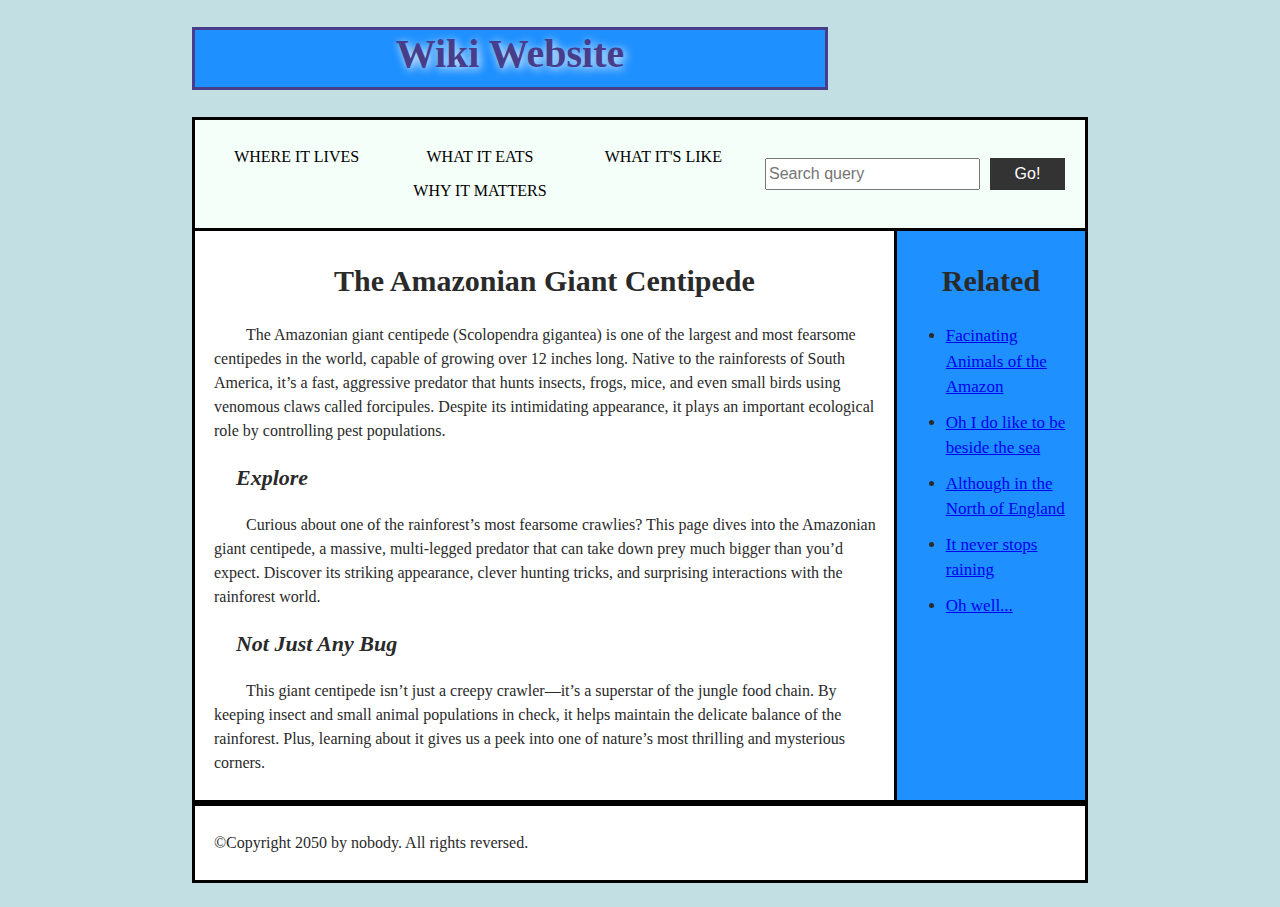
<file: index.html>
<!DOCTYPE html>
<html>

<head>
  <meta charset="utf-8">

  <title>My page title</title>
  <link rel="stylesheet" href="css/style.css">

  <!-- the below three lines are a fix to get HTML5 semantic elements working in old versions of Internet Explorer-->
  <!--[if lt IE 9]>
      <script src="https://cdnjs.cloudflare.com/ajax/libs/html5shiv/3.7.3/html5shiv.js"></script>
    <![endif]-->
</head>

<body>
  <!-- Here is our main header that is used across all the pages of our website -->
  <header>
    <h1>Wiki Website</h1>
  </header>

  <nav>
    <ul>
      <li><a id="specialid" href="#">Where it lives</a></li>
      <li><a href="#">What it eats</a></li>
      <li><a href="#">What it's like</a></li>
      <li><a href="#">Why it matters</a></li>
    </ul>

    <!-- A Search form is another common non-linear way to navigate through a website. -->

    <form>
      <input type="search" name="q" placeholder="Search query">
      <input type="submit" value="Go!">
    </form>
  </nav>

  <!-- Here is our page's main content -->
  <main>

    <!-- It contains an article -->
    <article>
      <h2>The Amazonian Giant Centipede</h2>

      <p>The Amazonian giant centipede (Scolopendra gigantea) is one of the largest and most fearsome centipedes in the world, capable of 
        growing over 12 inches long. Native to the rainforests of South America, it’s a fast, aggressive predator that hunts insects, frogs, mice,
         and even small birds using venomous claws called forcipules. Despite its intimidating appearance, it plays an important ecological role by 
         controlling pest populations.
      </p>

      <h3>Explore</h3>

      <p>Curious about one of the rainforest’s most fearsome crawlies? This page dives into the Amazonian giant centipede, a massive, 
        multi-legged predator that can take down prey much bigger than you’d expect. Discover its striking appearance, clever hunting tricks, and surprising interactions with the rainforest world.</p>

      <h3>Not Just Any Bug</h3>

      <p>This giant centipede isn’t just a creepy crawler—it’s a superstar of the jungle food chain. By keeping insect and small animal populations in check, it helps maintain the 
        delicate balance of the rainforest. Plus, learning about it gives us a peek into one of nature’s most thrilling and mysterious corners.</p>
    </article>

    <!-- the aside content can also be nested within the main content -->
    <aside>
      <h2>Related</h2>

      <ul>
        <li><a href="https://amazonforest.seesaa.net/article/Amazonian-Giant-Centipede-%28Scolopendra-gigantea%29.html">Facinating Animals of the Amazon</a></li>
        <li><a href="#">Oh I do like to be beside the sea</a></li>
        <li><a href="#">Although in the North of England</a></li>
        <li><a href="#">It never stops raining</a></li>
        <li><a href="#">Oh well...</a></li>
      </ul>
    </aside>

  </main>

  <!-- And here is our main footer that is used across all the pages of our website -->

  <footer>
    <p>©Copyright 2050 by nobody. All rights reversed.</p>
  </footer>

<!-- Code injected by live-server -->
<script>
	// <![CDATA[  <-- For SVG support
	if ('WebSocket' in window) {
		(function () {
			function refreshCSS() {
				var sheets = [].slice.call(document.getElementsByTagName("link"));
				var head = document.getElementsByTagName("head")[0];
				for (var i = 0; i < sheets.length; ++i) {
					var elem = sheets[i];
					var parent = elem.parentElement || head;
					parent.removeChild(elem);
					var rel = elem.rel;
					if (elem.href && typeof rel != "string" || rel.length == 0 || rel.toLowerCase() == "stylesheet") {
						var url = elem.href.replace(/(&|\?)_cacheOverride=\d+/, '');
						elem.href = url + (url.indexOf('?') >= 0 ? '&' : '?') + '_cacheOverride=' + (new Date().valueOf());
					}
					parent.appendChild(elem);
				}
			}
			var protocol = window.location.protocol === 'http:' ? 'ws://' : 'wss://';
			var address = protocol + window.location.host + window.location.pathname + '/ws';
			var socket = new WebSocket(address);
			socket.onmessage = function (msg) {
				if (msg.data == 'reload') window.location.reload();
				else if (msg.data == 'refreshcss') refreshCSS();
			};
			if (sessionStorage && !sessionStorage.getItem('IsThisFirstTime_Log_From_LiveServer')) {
				console.log('Live reload enabled.');
				sessionStorage.setItem('IsThisFirstTime_Log_From_LiveServer', true);
			}
		})();
	}
	else {
		console.error('Upgrade your browser. This Browser is NOT supported WebSocket for Live-Reloading.');
	}
	// ]]>
</script>
</body>

</html>
</file>
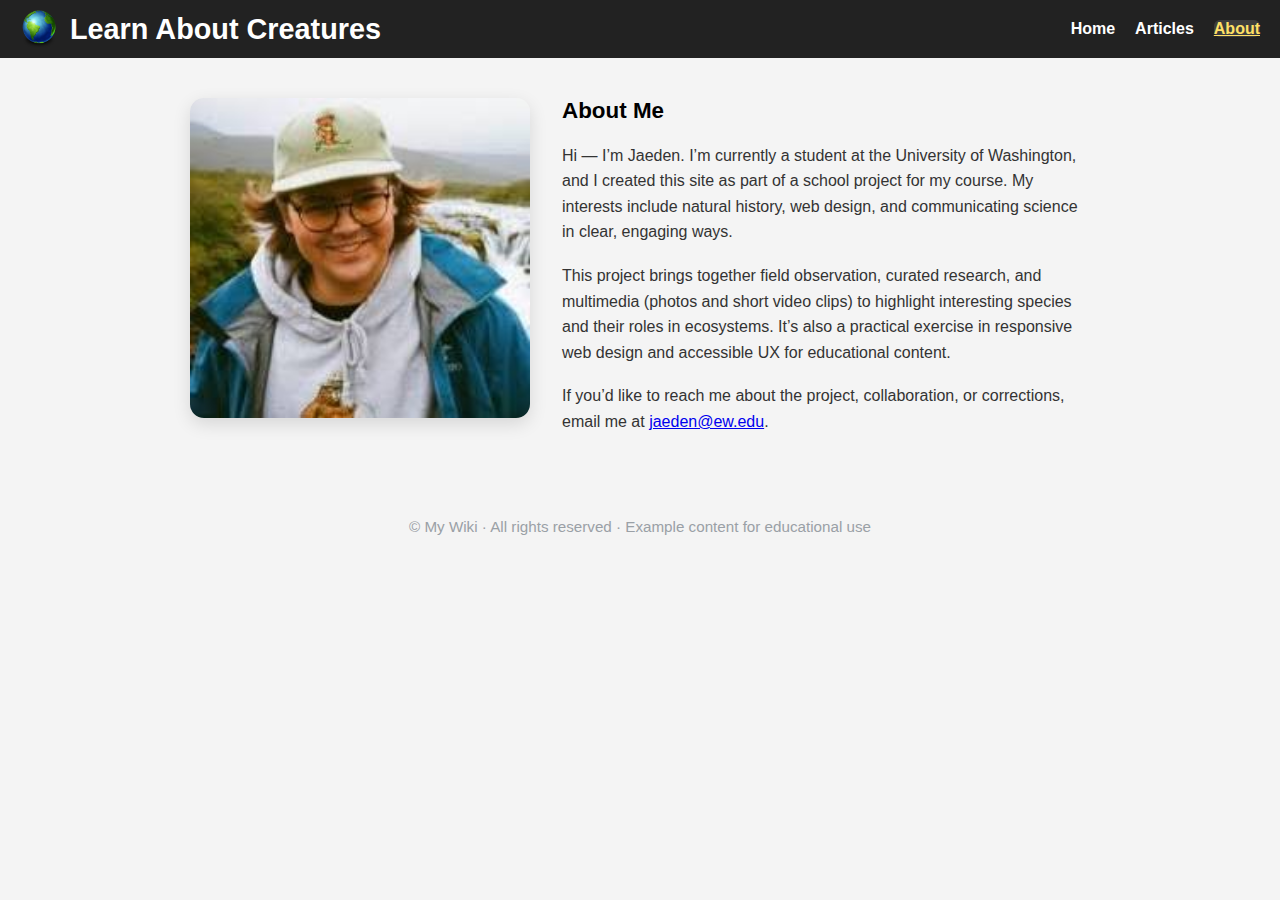
<file: about.html>
<!DOCTYPE html>
<html lang="en">
<head>
  <meta charset="UTF-8" />
  <meta name="viewport" content="width=device-width, initial-scale=1.0" />
  <title>About Me - My Wiki</title>
  <link rel="stylesheet" href="css/style2.css" />
</head>
<body>
  <header>
    <div class="title-with-icon">
      <img src="resources/Earth-Icon-PNG.png" alt="World icon" class="title-icon" />
      <h1 class="title">Learn About Creatures</h1>
    </div>
    <nav class="navbar">
      <button class="menu-icon" id="menu-icon" aria-expanded="false" aria-controls="nav-links" aria-label="Toggle navigation">
        <span class="hamburger" aria-hidden="true">&#9776;</span>
      </button>
      <ul class="nav-links" id="nav-links" role="menu">
        <li><a href="index2.html">Home</a></li>
        <li><a href="articles.html">Articles</a></li>
        <li><a href="#" class="active">About</a></li>
      </ul>
    </nav>
  </header>

  <main>
    <section class="about-section">
      <img src="resources/jaeden_headshot.jpeg" alt="Portrait of the author" class="about-image" />
      
          <div class="about-content">
            <h2>About Me</h2>
            <p>
              Hi — I’m Jaeden. I’m currently a student at the University of Washington, and I created this site as part of a school project for my course. My interests include natural history, web design, and communicating science in clear, engaging ways.
            </p>
            <p>
              This project brings together field observation, curated research, and multimedia (photos and short video clips) to highlight interesting species and their roles in ecosystems. It’s also a practical exercise in responsive web design and accessible UX for educational content.
            </p>
            <p>
              If you’d like to reach me about the project, collaboration, or corrections, email me at <a href="mailto:jaeden@uw.edu">jaeden@ew.edu</a>.
            </p>
          </div>
    </section>
  </main>

  <footer class="site-footer">
    <div class="footer-inner">
      <p>© <span id="footer-year"></span> My Wiki · All rights reserved · Example content for educational use</p>
    </div>
  </footer>

  <script src="js/script.js"></script>
</body>
</html>
</file>
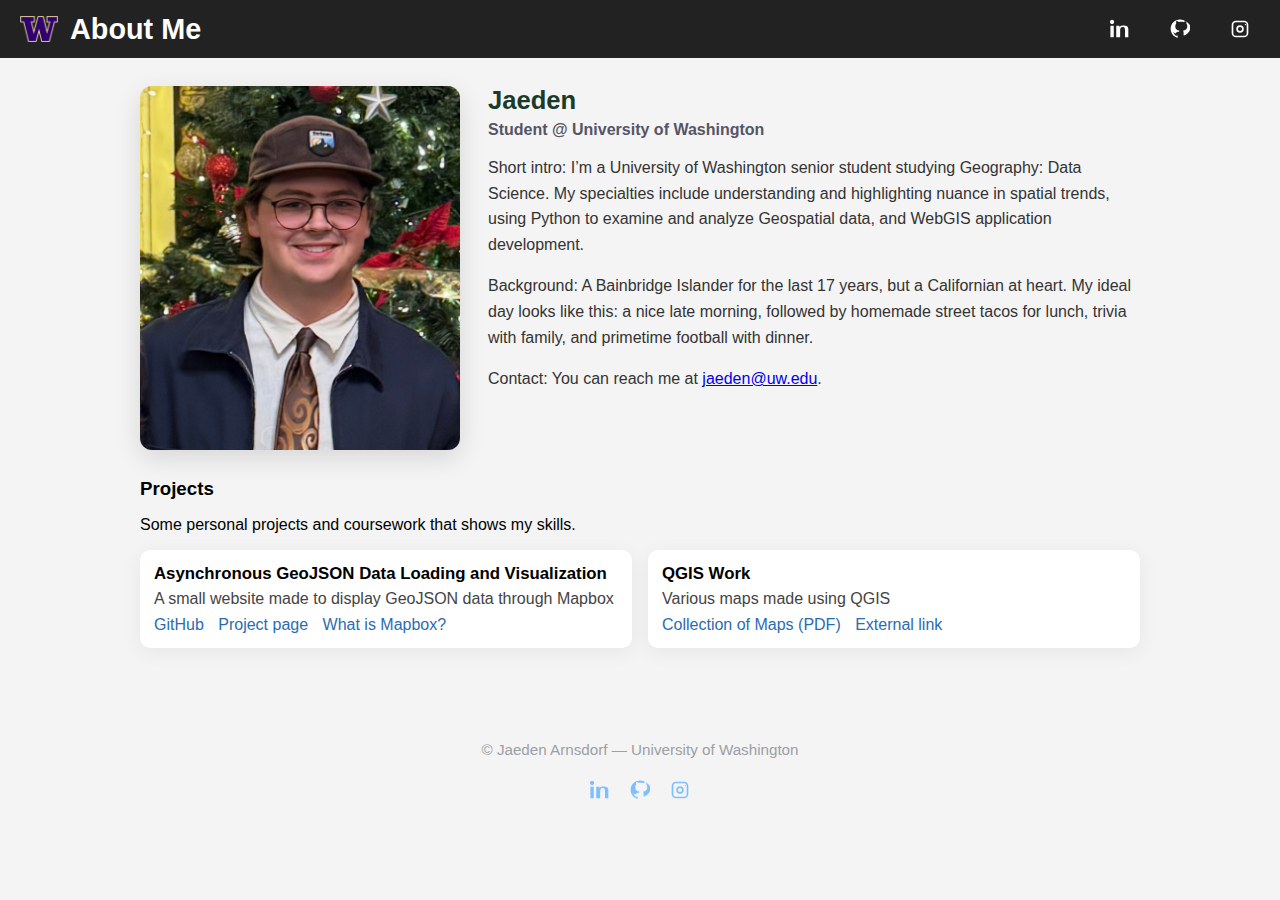
<file: about_me.html>
<!DOCTYPE html>
<html lang="en">
<head>
  <meta charset="utf-8" />
  <meta name="viewport" content="width=device-width,initial-scale=1" />
  <title>Get to know me!</title>
  <link rel="stylesheet" href="css/style2.css" />
</head>
<body>
  <header>
    <div class="title-with-icon">
      <img src="resources/W_logo.svg.png" alt="World icon" class="title-icon" />
      <h1 class="title">About Me</h1>
    </div>
    <nav class="navbar">
      <button class="menu-icon" id="menu-icon" aria-expanded="false" aria-controls="nav-links" aria-label="Toggle navigation">
        <span class="hamburger" aria-hidden="true">&#9776;</span>
      </button>
      <ul class="nav-links" id="nav-links" role="menu">
        <!-- Social links for standalone site -->
        <li>
          <a href="https://www.linkedin.com/in/jaeden-arnsdorf" target="_blank" rel="noopener" aria-label="LinkedIn" class="social-link">
            <!-- LinkedIn SVG (uses currentColor) -->
            <svg class="social-icon" viewBox="0 0 24 24" xmlns="http://www.w3.org/2000/svg" aria-hidden="true">
              <path d="M4.98 3.5C4.98 4.88 3.86 6 2.48 6S0 4.88 0 3.5 1.12 1 2.5 1s2.48 1.12 2.48 2.5zM.5 8h4v14h-4V8zm7 0h3.8v1.92h.05c.53-.99 1.84-2.03 3.79-2.03C20.9 7.89 22 9.56 22 12.6V22h-4v-8.1c0-1.94-.03-4.44-2.7-4.44-2.7 0-3.11 2.1-3.11 4.3V22H7.5V8z"/>
            </svg>
          </a>
        </li>
        <li>
          <a href="https://github.com/jaedencca" target="_blank" rel="noopener" aria-label="GitHub" class="social-link">
            <!-- GitHub SVG -->
            <svg class="social-icon" viewBox="0 0 24 24" xmlns="http://www.w3.org/2000/svg" aria-hidden="true">
              <path d="M12 .5C5.73.5.75 5.48.75 11.75c0 4.98 3.23 9.2 7.72 10.68.56.1.77-.24.77-.54 0-.27-.01-1-.02-1.96-3.14.68-3.8-1.51-3.8-1.51-.51-1.3-1.25-1.65-1.25-1.65-1.02-.7.08-.69.08-.69 1.13.08 1.72 1.16 1.72 1.16 1 .17 1.57-.76 1.57-.76.99-1.7 2.6-1.21 3.24-.93.1-.73.39-1.21.71-1.49-2.51-.29-5.15-1.25-5.15-5.58 0-1.23.44-2.24 1.16-3.03-.12-.29-.5-1.46.11-3.04 0 0 .95-.3 3.12 1.16.9-.25 1.86-.38 2.82-.38.96 0 1.92.13 2.82.38 2.17-1.46 3.12-1.16 3.12-1.16.61 1.58.23 2.75.11 3.04.72.79 1.16 1.8 1.16 3.03 0 4.34-2.65 5.29-5.17 5.57.4.35.75 1.04.75 2.1 0 1.52-.02 2.75-.02 3.12 0 .3.2.65.78.54 4.48-1.48 7.7-5.7 7.7-10.68C23.25 5.48 18.27.5 12 .5z"/>
            </svg>
          </a>
        </li>
        <li>
          <a href="https://www.instagram.com/jaeden_arnsdorf/" target="_blank" rel="noopener" aria-label="Instagram" class="social-link">
            <!-- Instagram SVG -->
            <svg class="social-icon" viewBox="0 0 24 24" xmlns="http://www.w3.org/2000/svg" aria-hidden="true">
              <path d="M7 2h10a5 5 0 0 1 5 5v10a5 5 0 0 1-5 5H7a5 5 0 0 1-5-5V7a5 5 0 0 1 5-5zm0 2a3 3 0 0 0-3 3v10a3 3 0 0 0 3 3h10a3 3 0 0 0 3-3V7a3 3 0 0 0-3-3H7zm5 3.5A4.5 4.5 0 1 1 7.5 12 4.5 4.5 0 0 1 12 7.5zm0 2A2.5 2.5 0 1 0 14.5 12 2.5 2.5 0 0 0 12 9.5zM18.5 6a.75.75 0 1 1 0 1.5A.75.75 0 0 1 18.5 6z"/>
            </svg>
          </a>
        </li>
      </ul>
    </nav>
  </header>

  <main>
    <section class="aboutme-container">
      <div class="aboutme-inner">
        <div class="photo-slot" aria-hidden="false">
          <!-- Replace src with your portrait image (jpg/png). Keep alt meaningful for accessibility. -->
          <img src="resources/IMG_5803.jpg" alt="Portrait of Jaeden" class="profile-photo" />
        </div>

        <div class="bio-slot">
          <h2 class="bio-name">Jaeden</h2>
          <p class="bio-role">Student @ University of Washington</p>
          <div class="bio-paragraphs">
            <p>Short intro: I’m a University of Washington senior student studying Geography: Data Science. My specialties include understanding and 
              highlighting nuance in spatial trends, using Python to examine and analyze Geospatial data, and WebGIS application development.</p>
            <p>Background: A Bainbridge Islander for the last 17 years, but a Californian at heart. My ideal day looks like this: a nice late morning, 
              followed by homemade street tacos for lunch, trivia with family, and primetime football with dinner.
          
            </p>
            <p>Contact: You can reach me at <a href="mailto:jaeden@uw.edu">jaeden@uw.edu</a>.</p>
          </div>
        </div>
      </div>

      <div class="projects-area">
        <h3>Projects</h3>
        <p class="projects-intro">Some personal projects and coursework that shows my skills.</p>

        <div class="projects-grid">
          <!-- Example project card: replace href/src with your real resources -->
          <article class="project-card">
            <h4 class="project-title">Asynchronous GeoJSON Data Loading and Visualization</h4>
            <p class="project-desc">A small website made to display GeoJSON data through Mapbox</p>
            <div class="project-links">
              <a href="https://github.com/jaedencca/GeoJSON_Loading.git" target="_blank" rel="noopener">GitHub</a>
              <a href="public_html/charger-map/index.html" target="_blank" rel="noopener">Project page</a>
              <a href="https://www.mapbox.com/about/maps" target="_blank" rel="noopener">What is Mapbox?</a>
            </div>
          </article>

          <article class="project-card">
            <h4 class="project-title">QGIS Work</h4>
            <p class="project-desc">Various maps made using QGIS</p>
            <div class="project-links">
              <a href="resources/smooshed.png" target="_blank" rel="noopener">Collection of Maps (PDF)</a>
              <a href="https://example.com/observations" target="_blank" rel="noopener">External link</a>
            </div>
          </article>

          <!-- Add more project-card elements as needed -->

        </div>
      </div>
    </section>
  </main>

  <footer class="site-footer">
    <div class="footer-inner">
      <p>© <span id="footer-year"></span> Jaeden Arnsdorf — University of Washington</p>
      <div class="footer-social" aria-label="Social links">
        <a href="https://www.linkedin.com/" target="_blank" rel="noopener" aria-label="LinkedIn" class="social-link footer-link">
          <svg class="social-icon" viewBox="0 0 24 24" xmlns="http://www.w3.org/2000/svg" aria-hidden="true">
            <path d="M4.98 3.5C4.98 4.88 3.86 6 2.48 6S0 4.88 0 3.5 1.12 1 2.5 1s2.48 1.12 2.48 2.5zM.5 8h4v14h-4V8zm7 0h3.8v1.92h.05c.53-.99 1.84-2.03 3.79-2.03C20.9 7.89 22 9.56 22 12.6V22h-4v-8.1c0-1.94-.03-4.44-2.7-4.44-2.7 0-3.11 2.1-3.11 4.3V22H7.5V8z"/>
          </svg>
        </a>
        <a href="https://github.com/" target="_blank" rel="noopener" aria-label="GitHub" class="social-link footer-link">
          <svg class="social-icon" viewBox="0 0 24 24" xmlns="http://www.w3.org/2000/svg" aria-hidden="true">
            <path d="M12 .5C5.73.5.75 5.48.75 11.75c0 4.98 3.23 9.2 7.72 10.68.56.1.77-.24.77-.54 0-.27-.01-1-.02-1.96-3.14.68-3.8-1.51-3.8-1.51-.51-1.3-1.25-1.65-1.25-1.65-1.02-.7.08-.69.08-.69 1.13.08 1.72 1.16 1.72 1.16 1 .17 1.57-.76 1.57-.76.99-1.7 2.6-1.21 3.24-.93.1-.73.39-1.21.71-1.49-2.51-.29-5.15-1.25-5.15-5.58 0-1.23.44-2.24 1.16-3.03-.12-.29-.5-1.46.11-3.04 0 0 .95-.3 3.12 1.16.9-.25 1.86-.38 2.82-.38.96 0 1.92.13 2.82.38 2.17-1.46 3.12-1.16 3.12-1.16.61 1.58.23 2.75.11 3.04.72.79 1.16 1.8 1.16 3.03 0 4.34-2.65 5.29-5.17 5.57.4.35.75 1.04.75 2.1 0 1.52-.02 2.75-.02 3.12 0 .3.2.65.78.54 4.48-1.48 7.7-5.7 7.7-10.68C23.25 5.48 18.27.5 12 .5z"/>
          </svg>
        </a>
        <a href="https://www.instagram.com/" target="_blank" rel="noopener" aria-label="Instagram" class="social-link footer-link">
          <svg class="social-icon" viewBox="0 0 24 24" xmlns="http://www.w3.org/2000/svg" aria-hidden="true">
            <path d="M7 2h10a5 5 0 0 1 5 5v10a5 5 0 0 1-5 5H7a5 5 0 0 1-5-5V7a5 5 0 0 1 5-5zm0 2a3 3 0 0 0-3 3v10a3 3 0 0 0 3 3h10a3 3 0 0 0 3-3V7a3 3 0 0 0-3-3H7zm5 3.5A4.5 4.5 0 1 1 7.5 12 4.5 4.5 0 0 1 12 7.5zm0 2A2.5 2.5 0 1 0 14.5 12 2.5 2.5 0 0 0 12 9.5zM18.5 6a.75.75 0 1 1 0 1.5A.75.75 0 0 1 18.5 6z"/>
          </svg>
        </a>
      </div>
    </div>
  </footer>

  <script src="js/script.js"></script>
</body>
</html>
</file>
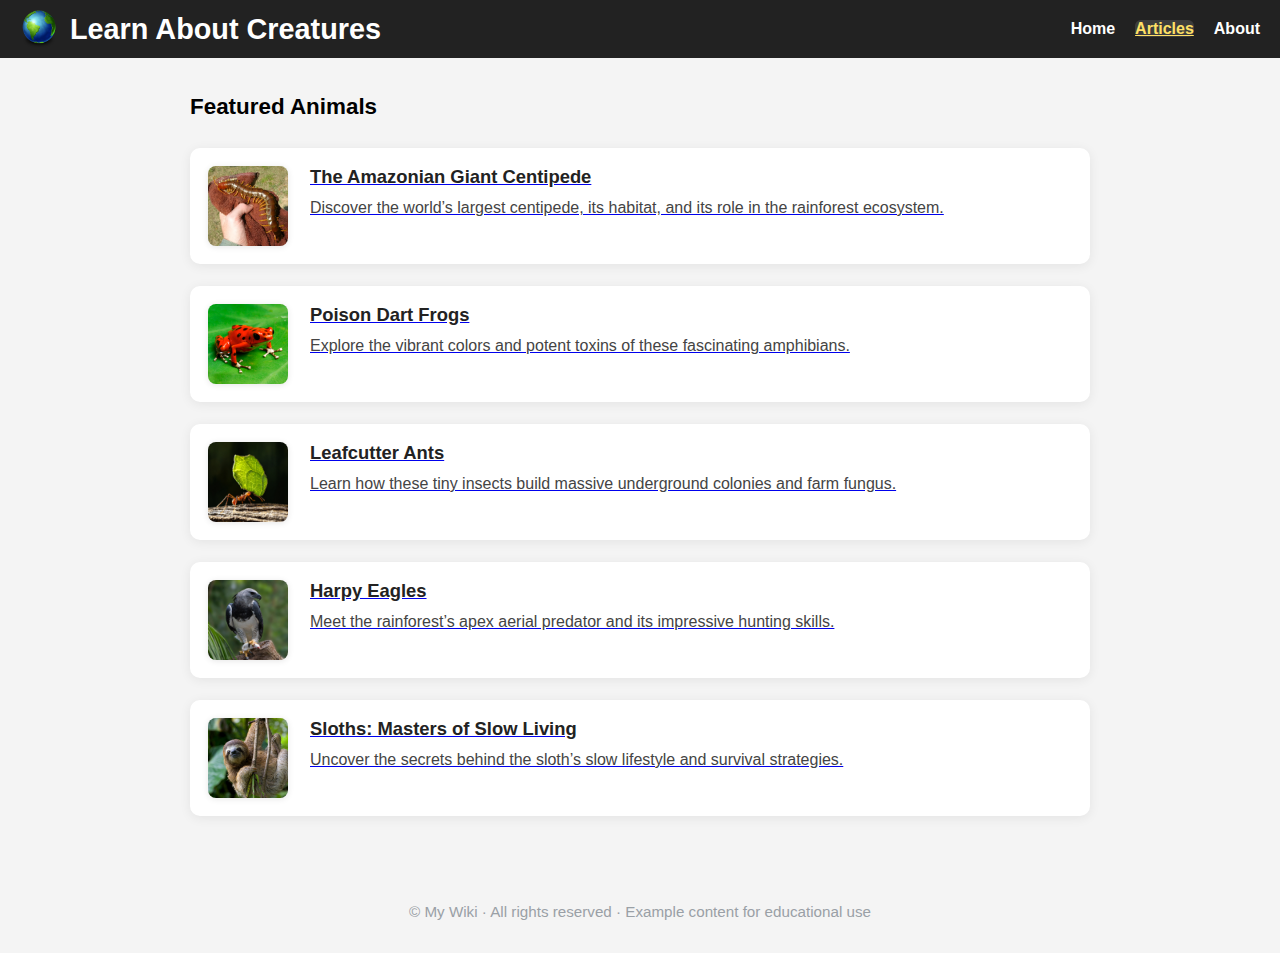
<file: articles.html>
<!DOCTYPE html>
<html lang="en">
<head>
  <meta charset="UTF-8" />
  <meta name="viewport" content="width=device-width, initial-scale=1.0" />
  <title>Articles - My Wiki</title>
  <link rel="stylesheet" href="css/style2.css" />
</head>
<body>
  <header>
    <div class="title-with-icon">
      <img src="resources/Earth-Icon-PNG.png" alt="World icon" class="title-icon" />
      <h1 class="title">Learn About Creatures</h1>
    </div>
    <nav class="navbar">
      <button class="menu-icon" id="menu-icon" aria-expanded="false" aria-controls="nav-links" aria-label="Toggle navigation">
        <span class="hamburger" aria-hidden="true">&#9776;</span>
      </button>
      <ul class="nav-links" id="nav-links" role="menu">
        <li><a href="index2.html">Home</a></li>
        <li><a href="#" class="active">Articles</a></li>
        <li><a href="about.html">About</a></li>
      </ul>
    </nav>
  </header>

  <main>
    <section class="articles-list">
      <h2>Featured Animals</h2>
      <a class="article-item" href="https://en.wikipedia.org/wiki/Scolopendra_gigantea" target="_blank" rel="noopener">
        <img src="resources/Giant_centipede_1.webp" alt="Article 1 thumbnail" class="article-thumb" />
        <div class="article-info">
          <h3 class="article-title">The Amazonian Giant Centipede</h3>
          <p class="article-desc">Discover the world’s largest centipede, its habitat, and its role in the rainforest ecosystem.</p>
        </div>
      </a>
      <a class="article-item" href="https://en.wikipedia.org/wiki/Poison_dart_frog" target="_blank" rel="noopener">
        <img src="resources/poison_dart.jpg" alt="Article 2 thumbnail" class="article-thumb" />
        <div class="article-info">
          <h3 class="article-title">Poison Dart Frogs</h3>
          <p class="article-desc">Explore the vibrant colors and potent toxins of these fascinating amphibians.</p>
        </div>
      </a>
      <a class="article-item" href="https://en.wikipedia.org/wiki/Leafcutter_ant" target="_blank" rel="noopener">
        <img src="resources/leafcutter_ant.jpg" alt="Article 3 thumbnail" class="article-thumb" />
        <div class="article-info">
          <h3 class="article-title">Leafcutter Ants</h3>
          <p class="article-desc">Learn how these tiny insects build massive underground colonies and farm fungus.</p>
        </div>
      </a>
      <a class="article-item" href="https://en.wikipedia.org/wiki/Harpy_eagle" target="_blank" rel="noopener">
        <img src="resources/harpy_eagle.jpg" alt="Article 4 thumbnail" class="article-thumb" />
        <div class="article-info">
          <h3 class="article-title">Harpy Eagles</h3>
          <p class="article-desc">Meet the rainforest’s apex aerial predator and its impressive hunting skills.</p>
        </div>
      </a>
      <a class="article-item" href="https://en.wikipedia.org/wiki/Sloth" target="_blank" rel="noopener">
        <img src="resources/sloth.jpg" alt="Article 5 thumbnail" class="article-thumb" />
        <div class="article-info">
          <h3 class="article-title">Sloths: Masters of Slow Living</h3>
          <p class="article-desc">Uncover the secrets behind the sloth’s slow lifestyle and survival strategies.</p>
        </div>
      </a>
    </section>
  </main>

  <footer class="site-footer">
    <div class="footer-inner">
      <p>© <span id="footer-year"></span> My Wiki · All rights reserved · Example content for educational use</p>
    </div>
  </footer>

  <script src="js/script.js"></script>
</body>
</html>
</file>
<file: css/style.css>
/* || General setup */

html, body {
  margin: 0;
  padding: 0;
}

body {
  display: flex;
  flex-direction: column;
  min-height: 100vh;
}
  
  html {
    font-size: 10px;
    background-color: rgb(194, 223, 228);
  }
  
  body {
    width: 70%;
    max-width: 1200px;
    margin: 0 auto;
    display: flex;
    flex-direction: column;
    min-height: 100vh;
  }


header h1 {
  margin-right: 260px;
  border: solid;
  background: dodgerblue;
}

.highlight {
  color: red;
}
  
  /* || typography */
  
  h1, h2, h3 {
    color: #2a2a2a;
  }
  
  p, input, li {
    color: #2a2a2a;
  }
  
  h1 {
    font-size: 4rem;
    text-align: center;
    padding-bottom: 10px;
    color: darkslateblue;
    text-shadow: 2px 2px 10px white;
  }
  
  h2 {
    font-size: 3rem;
    text-align: center;
  }

  .link-header {
    font-size: 2.6em;
  }
  
  h3 {
    font-size: 2.2rem;
    font-style: italic;
    text-indent: 1em;
  }

  article {
    border: solid;
  }

  article p {
    text-indent: 2em;
  }

  h3,
  p {
    padding-left: 10px;
  }


  p, li {
    font-size: 1.6rem;
    line-height: 1.5;
  }
  
  /* || header layout */
  
  nav, article, aside, footer {
    background-color: white;
    padding: 1%;
  }
  
  nav {
    background-color: mintcream;
    display: flex;
    border: solid;
    border-bottom: none;
    flex-wrap: wrap;
    padding: 10px;
  }
  
  nav ul {
    padding: 0;
    list-style-type: none;
    flex: 2;
    display: flex;
    flex-wrap: wrap;
    min-width: 300px;
  }
  
  nav li {
    text-align: center;
    flex: 1;
    min-width: 150px;
    padding: 5px 0;
  }
  
  nav a {
    display: inline-block;
    font-size: 1.6rem;
    text-transform: uppercase;
    text-decoration: none;
    color: black;
    width: 100%;
  }
  
  nav form {
    flex: 1;
    display: flex;
    align-items: center;
    padding: 10px;
    min-width: 300px;
  }
  
  input {
    font-size: 1.6rem;
    height: 32px;
  }
  
  input[type="search"] {
    flex: 3;
  }

  
  input[type="submit"] {
    flex: 1;
    margin-left: 1rem;
    background: #333;
    border: 0;
    color: white;
  }
  
  /* || main layout */
  
  main {
    display: flex;
  }
  
  article {
    flex: 4;
  }
  
  aside {
    flex: 1;
    margin-left: 0;
    background-color: dodgerblue;
    border: solid;
    border-left: none;
  }
  
  aside li {
    padding-bottom: 10px;
    font-size: 17px;
  }
  
  footer {
    margin-top: auto;
    margin-bottom: 24px;
    border: solid;
    width: 100%;
    box-sizing: border-box;
  }
/* 
#specialid {
  font-size: 40px;
  font-weight: bold;
  color: green;
} */
</file>
<file: css/style2.css>
/* ---------- Creature Extra Sections ---------- */
.creature-extra {
  max-width: 900px;
  margin: 0 auto 40px auto;
  padding: 0 16px;
}
.creature-extra-section {
  background: #fff;
  border-radius: 10px;
  box-shadow: 0 2px 12px rgba(0,0,0,0.07);
  margin-bottom: 24px;
  padding: 22px 22px 18px 22px;
}
.creature-extra-section h3 {
  margin-top: 0;
  color: #1a3a2a;
  font-size: 1.15em;
}
.creature-extra-section p {
  margin-bottom: 0;
  color: #333;
  line-height: 1.6;
}
/* ---------- About Section ---------- */
.about-section {
  max-width: 900px;
  margin: 40px auto 0 auto;
  padding: 0 16px 32px 16px;
  display: flex;
  align-items: flex-start;
  gap: 32px;
  flex-wrap: wrap;
}

.about-image {
  width: 340px;
  max-width: 100%;
  height: auto;
  border-radius: 14px;
  box-shadow: 0 6px 18px rgba(0,0,0,0.12);
  object-fit: cover;
  margin-bottom: 18px;
  flex-shrink: 0;
}

.about-content {
  flex: 1;
  min-width: 220px;
}
.about-content h2 {
  margin-top: 0;
  font-size: 1.4em;
}
.about-content p {
  line-height: 1.6;
  margin-bottom: 18px;
  color: #333;
}

@media (max-width: 700px) {
  .about-section {
    flex-direction: column;
    gap: 18px;
    padding: 0 8px 24px 8px;
  }
  .about-image {
    width: 100%;
    margin-bottom: 0;
  }
}
/* ---------- Articles List ---------- */
.articles-list {
  max-width: 900px;
  margin: 36px auto 0 auto;
  padding: 0 16px 32px 16px;
}

.articles-list h2 {
  font-size: 1.4em;
  margin-bottom: 28px;
  text-align: left;
}

.article-item {
  display: flex;
  align-items: flex-start;
  gap: 22px;
  background: #fff;
  border-radius: 10px;
  box-shadow: 0 2px 12px rgba(0,0,0,0.07);
  margin-bottom: 22px;
  padding: 18px 18px;
  transition: box-shadow 0.18s;
}
.article-item:hover {
  box-shadow: 0 4px 18px rgba(0,0,0,0.13);
}

.article-thumb {
  width: 80px;
  height: 80px;
  object-fit: cover;
  border-radius: 8px;
  box-shadow: 0 1px 6px rgba(0,0,0,0.10);
  background: #eaeaea;
  flex-shrink: 0;
}

.article-info {
  flex: 1;
}
.article-title {
  margin: 0 0 8px 0;
  font-size: 1.15em;
  color: #222;
}
.article-desc {
  margin: 0;
  color: #444;
  font-size: 1em;
  line-height: 1.5;
}

@media (max-width: 600px) {
  .article-item {
    flex-direction: column;
    align-items: stretch;
    gap: 12px;
    padding: 14px 10px;
  }
  .article-thumb {
    width: 100%;
    height: 160px;
    margin-bottom: 0;
  }
}
body {
  font-family: Arial, sans-serif;
  margin: 0;
  background-color: #f4f4f4;
}

/* ---------- Header ---------- */
header {
  background-color: #222;
  color: white;
  padding: 10px 20px;
  display: flex;
  align-items: center;
  justify-content: space-between;
}

.title-with-icon {
  display: flex;
  align-items: center;
  gap: 12px;
}

.title-icon {
  width: 38px;
  height: 38px;
  object-fit: contain;
  display: block;
}

.title {
  font-size: 1.8em;
  margin: 0;
}

/* ---------- Nav Links ---------- */
.navbar {
  display: flex;
  align-items: center;
}

.nav-links {
  list-style: none;
  display: flex;
  gap: 20px;
  margin: 0;
  padding: 0;
}

.nav-links li a {
  color: white;
  text-decoration: none;
  font-weight: bold;
  transition: background 0.18s, color 0.18s;
}

.nav-links li a.active {
  background: rgba(255,255,255,0.12);
  color: #ffe066;
  text-decoration: underline;
  border-radius: 6px;
}

.nav-links li a:hover {
  text-decoration: underline;
}

/* ---------- Hamburger ---------- */
.menu-icon {
  /* hidden by default; shown only in mobile media query */
  display: none;
  font-size: 1.8em;
  cursor: pointer;
  user-select: none;
  color: white;
  background: transparent;
  border: none;
  padding: 6px 10px;
  align-items: center;
  justify-content: center;
}

.menu-icon:focus {
  outline: 2px solid #fff;
  outline-offset: 3px;
}

/* Social icon sizing in header */
.social-icon {
  width: 20px;
  height: 20px;
  display: inline-block;
  vertical-align: middle;
  fill: currentColor;
}
.social-link {
  color: #fff; /* icons follow currentColor */
  display: inline-flex;
  align-items: center;
  justify-content: center;
  padding: 8px 10px;
  border-radius: 8px;
}
.social-link:hover,
.social-link:focus {
  color: #1a1a1a; /* will invert against the white hover rect */
}

/* Header social icons: hover color yellow */
header .nav-links .social-link:hover,
header .nav-links .social-link:focus {
  color: #ffe066;
}

/* Footer social icons: light blue by default */
.footer-social {
  margin-top: 10px;
}
.footer-social .social-link {
  color: #7fbfff;
  padding: 6px 8px;
}
.footer-social .social-link:hover,
.footer-social .social-link:focus {
  color: #4aa3ff;
}

/* ---------- Mobile Styles ---------- */
@media (max-width: 600px) {
  header {
    flex-wrap: wrap;
    align-items: flex-start;
  }

  .menu-icon {
    display: inline-flex;
  }

  /* mobile dropdown panel anchored to header */
  header {
    position: relative; /* for absolutely positioned dropdown */
  }

  .nav-links {
    display: flex; /* initial layout still flex but hidden visually */
    flex-direction: column;
    position: absolute;
    top: calc(100% + 8px);
    right: 12px;
    left: auto;
    min-width: 180px;
    background-color: #333;
    margin: 0;
    padding: 6px 0;
    border-radius: 8px;
    box-shadow: 0 8px 24px rgba(0,0,0,0.35);
    transform-origin: top center;
    transform: translateY(-8px) scaleY(0.98);
    opacity: 0;
    pointer-events: none;
    transition: transform 220ms cubic-bezier(.2,.9,.2,1), opacity 180ms ease-in-out;
    z-index: 20; /* above backdrop */
  }

  .nav-links.active {
    transform: translateY(0) scaleY(1);
    opacity: 1;
    pointer-events: auto;
  }

  .nav-links li {
    text-align: left;
    padding: 0;
  }

  .nav-links li + li {
    border-top: 1px solid rgba(255,255,255,0.06);
  }

  .nav-links li a {
    display: block;
    width: 100%;
    color: #fff;
    padding: 12px 18px;
    text-decoration: none;
  }

  .nav-links li a:hover,
  .nav-links li a:focus {
    background: rgba(255,255,255,0.04);
  }
}

/* Optional backdrop when menu is open on small screens */
.nav-backdrop {
  position: fixed;
  inset: 0;
  background: rgba(0,0,0,0.35);
  z-index: 10;
  opacity: 0;
  pointer-events: none;
  transition: opacity 200ms ease-in-out;
}
.nav-backdrop.active {
  opacity: 1;
  pointer-events: auto;
}

/* ---------- Content ---------- */
.intro {
  padding: 32px 20px;
  color: #222;
}

.intro-inner {
  display: grid;
  grid-template-columns: 1fr 1fr;
  gap: 28px;
  align-items: center;
  max-width: 1000px;
  margin: 0 auto;
}

.intro-media img {
  width: 100%;
  height: auto;
  display: block;
  border-radius: 10px;
  box-shadow: 0 6px 18px rgba(0,0,0,0.12);
  object-fit: cover;
}

.intro-content h2 {
  margin-top: 0;
  font-size: 2.2rem;
  font-weight: 800;
  color: #1a3a2a;
  letter-spacing: -1px;
  line-height: 1.1;
  position: relative;
  margin-bottom: 12px;
}
.intro-content h2::after {
  content: "";
  display: block;
  width: 56px;
  height: 4px;
  background: linear-gradient(90deg, #4caf50 60%, #ffe066 100%);
  border-radius: 2px;
  margin-top: 8px;
}

.intro-content p {
  line-height: 1.6;
  margin-bottom: 0;
  color: #333;
}

/* Responsive: stack on small screens */
@media (max-width: 800px) {
  .intro-inner {
    grid-template-columns: 1fr;
  }

  .intro {
    padding: 20px 14px;
    text-align: left;
  }
}

/* Video + text section */
.media-section {
  padding: 28px 20px;
  background: #fff;
}

.media-inner {
  display: grid;
  grid-template-columns: 1fr 1fr;
  gap: 28px;
  align-items: center;
  max-width: 1000px;
  margin: 0 auto;
}

.media-video video {
  width: 100%;
  height: auto;
  border-radius: 8px;
  box-shadow: 0 6px 18px rgba(0,0,0,0.12);
  background: #000;
  display: block;
}

.media-content h3 {
  margin-top: 0;
}

@media (max-width: 800px) {
  .media-inner {
    grid-template-columns: 1fr;
  }
  .media-section {
    padding: 18px 14px;
  }
}

/* Footer */
.site-footer {
  background: transparent;
  color: #9aa0a6; /* light gray */
  padding: 18px 12px;
  text-align: center;
  font-size: 0.95rem;
}
.footer-inner {
  max-width: 1000px;
  margin: 0 auto;
}

/* ---------- About Me page styles ---------- */
.aboutme-container {
  max-width: 1000px;
  margin: 28px auto 60px auto;
  padding: 0 16px;
}
.aboutme-inner {
  display: flex;
  gap: 28px;
  align-items: flex-start;
  flex-wrap: wrap;
}
.photo-slot {
  width: 320px;
  flex-shrink: 0;
}
.profile-photo {
  width: 100%;
  height: auto;
  border-radius: 12px;
  box-shadow: 0 8px 26px rgba(0,0,0,0.12);
  background: #eaeaea;
  display: block;
}
.bio-slot {
  flex: 1;
  min-width: 260px;
}
.bio-name {
  margin: 0 0 6px 0;
  font-size: 1.6rem;
  color: #1a3a2a;
}
.bio-role {
  margin: 0 0 12px 0;
  color: #556;
  font-weight: 600;
}
.bio-paragraphs p {
  margin-bottom: 12px;
  color: #333;
  line-height: 1.6;
}

.projects-area {
  margin-top: 28px;
}
.projects-area h3 {
  margin: 0 0 10px 0;
}
.projects-grid {
  display: grid;
  grid-template-columns: 1fr 1fr;
  gap: 16px;
}
.project-card {
  background: #fff;
  padding: 14px 14px;
  border-radius: 10px;
  box-shadow: 0 4px 20px rgba(0,0,0,0.06);
  transition: transform 220ms cubic-bezier(.2,.9,.2,1), box-shadow 220ms ease, opacity 220ms ease;
}
.project-title {
  margin: 0 0 6px 0;
  font-size: 1.05rem;
}
.project-card:hover,
.project-card:focus-within {
  transform: translateY(-8px) scale(1.02);
  box-shadow: 0 12px 36px rgba(0,0,0,0.14);
  opacity: 1;
}
.project-desc {
  margin: 0 0 8px 0;
  color: #444;
}
.project-links a {
  display: inline-block;
  margin-right: 10px;
  color: #2b6cb0;
  text-decoration: none;
}
.project-links a:hover {
  text-decoration: underline;
}

@media (max-width: 800px) {
  .projects-grid {
    grid-template-columns: 1fr;
  }
  .aboutme-inner {
    flex-direction: column;
  }
  .photo-slot {
    width: 100%;
  }
}
</file>
